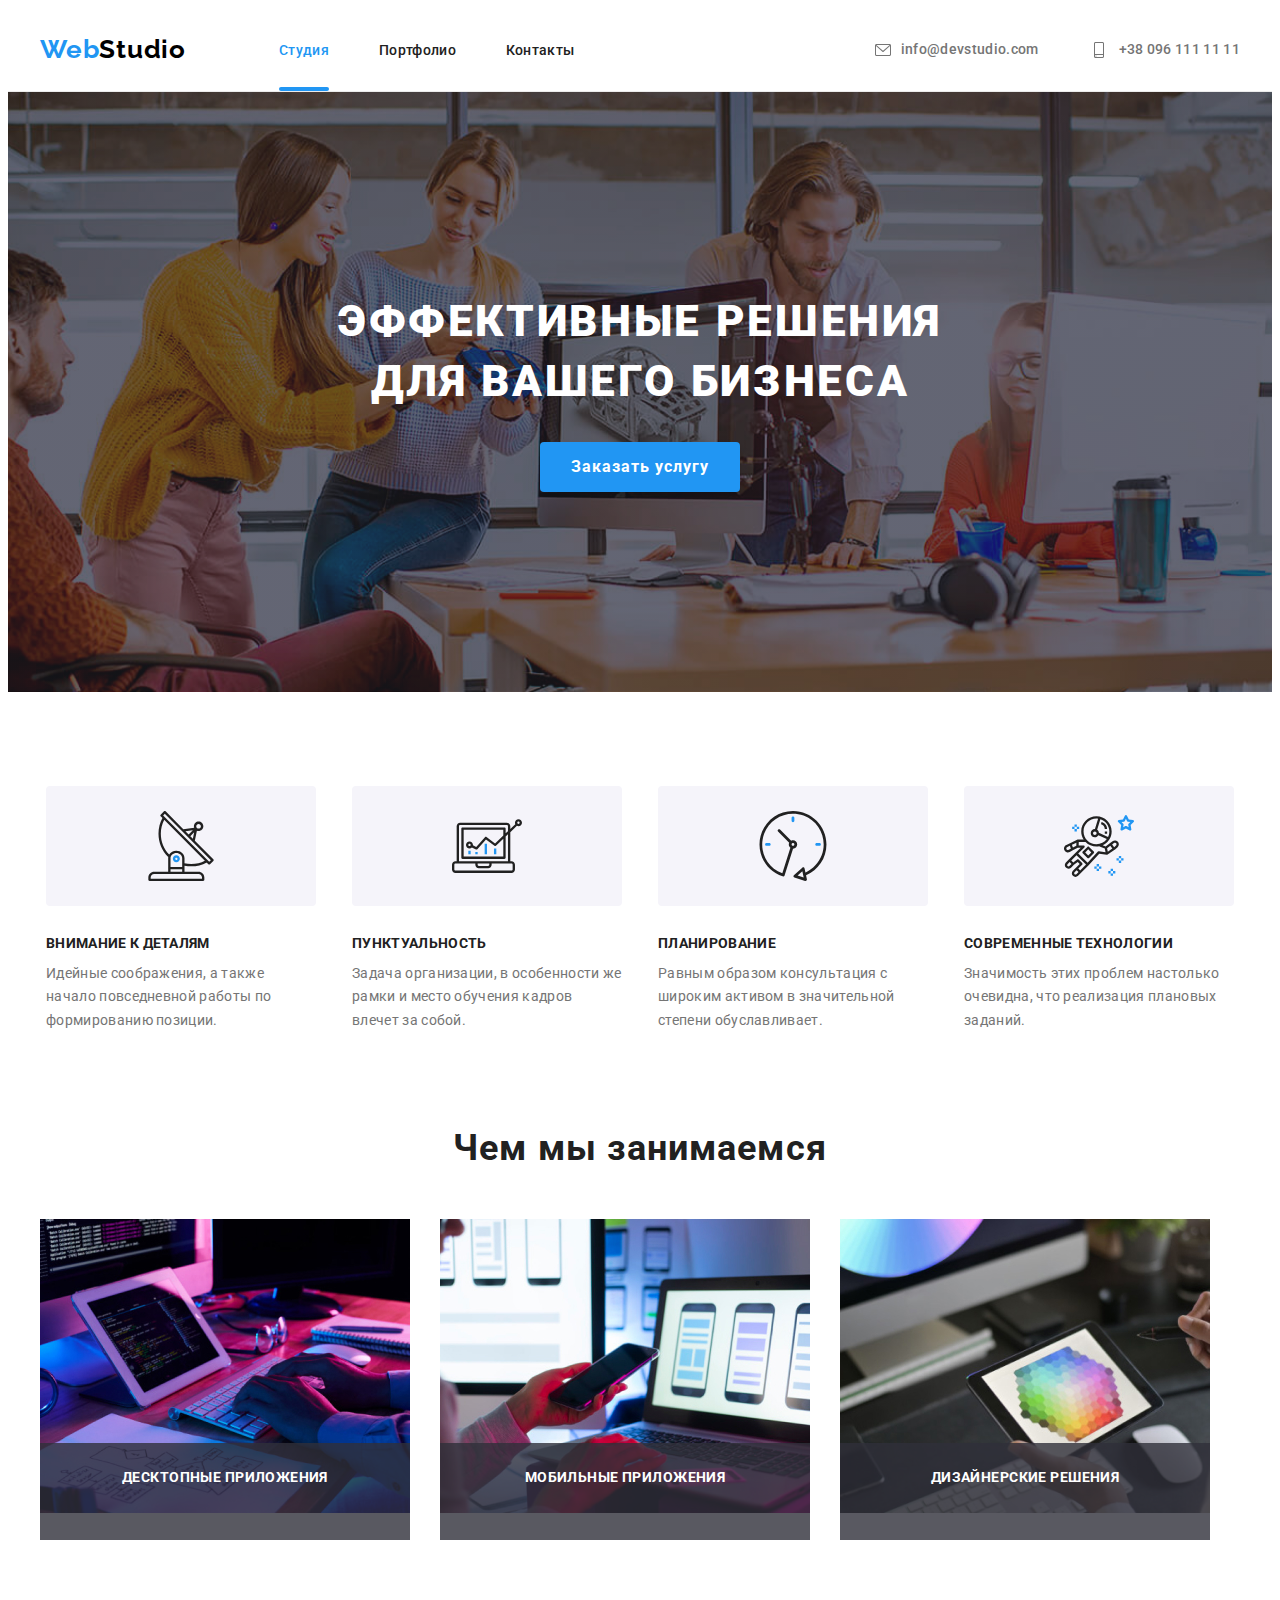
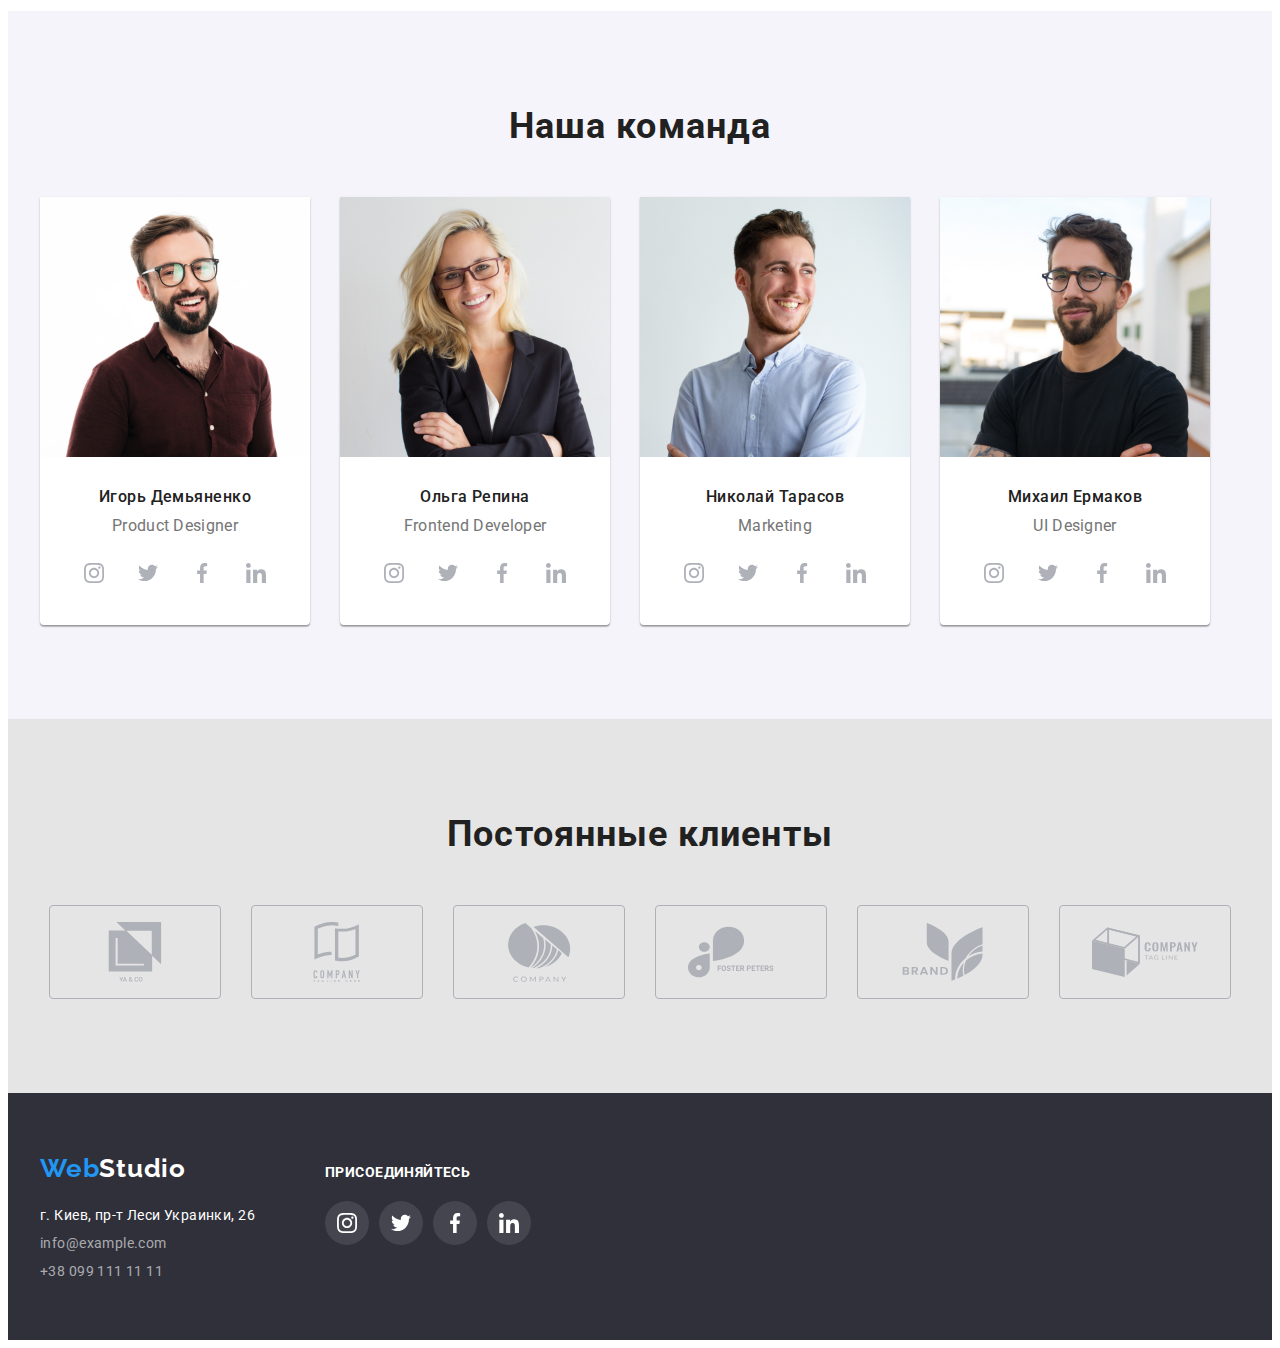
<file: index.html>
<!DOCTYPE html>
<html lang="en">
  <head>
    <meta charset="UTF-8" />
    <meta http-equiv="X-UA-Compatible" content="IE=edge" />
    <meta name="viewport" content="width=device-width, initial-scale=1.0" />
    <link
      href="https://fonts.googleapis.com/css2?family=Raleway:wght@700&family=Roboto:wght@400;500;700;900&display=swap"
      rel="stylesheet"
    />
    <link
      rel="stylesheet"
      href="https://cdnjs.cloudflare.com/ajax/libs/modern-normalize/1.1.0/modern-normalize.min.css"
      integrity="sha512-wpPYUAdjBVSE4KJnH1VR1HeZfpl1ub8YT/NKx4PuQ5NmX2tKuGu6U/JRp5y+Y8XG2tV+wKQpNHVUX03MfMFn9Q=="
      crossorigin="anonymous"
      referrerpolicy="no-referrer"
    />
    <link rel="stylesheet" href="css/styles.css" />
    <title>WebStudio</title>
  </head>
  <body>
    <!--Голова сайта-->
    <header class="header">
      <div class="container navigation-header">
        <nav class="navigation">
          <a href="./index.html" class="logo logo-header">
            <span class="logo-webstudio">Web</span>Studio</a>
          <ul class="site-nave list">
            <li class="item">
              <a href="./index.html" class="link current">Студия</a>
            </li>
            <li class="item">
              <a href="./portfolio.html" class="link">Портфолио</a>
            </li>
            <li class="item">
              <a href="" class="link">Контакты</a>
            </li>
          </ul>
        </nav>
        <ul class="contact-header list">
          <li class="item-contact">
            <a href="mailto:info@devstudio.com" class="contact">
              <svg class="header-email-svg">
                <use href="./images/icoons.svg#icon--mail"></use>
              </svg>info@devstudio.com</a>
          </li>
          <li class="item-contact">
            <a href="tel:+380961111111" class="contact">
              <svg class="header-contact-svg">
                <use href="./images/icoons.svg#icon-tel"></use>
              </svg>  +38 096 111 11 11</a>
          </li>
        </ul>
      </div>
    </header>
    <!--Заказ услуги-->
    <main>
      <section class="hero">
        <div class="container">
          <h1 class="hero-title">
            ЭФФЕКТИВНЫЕ РЕШЕНИЯ <br />
            ДЛЯ ВАШЕГО БИЗНЕСА
          </h1>
            <button type="button" class="button-primary" data-modal-open>
              Заказать услугу
            </button>
        </div>
      </section>

      <!--Плюсы нашей компании-->
      <section class="section">
        <div class="container">
          <ul class="company list">
            <li class="item-company">
              <div class="company-image">
                <svg class="company-image-svg">
                  <use href="./images/icoons.svg#icon-antenna">
                  </use>
                </svg> 
              </div>
              <h3 class="title">Внимание к деталям</h3>
              <p class="text">
                Идейные соображения, а также начало повседневной работы по
                формированию позиции.
              </p>
            </li>
            <li class="item-company">
              <div class="company-image">
                <svg class="company-image-svg">
                  <use href="./images/icoons.svg#icon-diagram">
                  </use>
                </svg>
              </div>
              <h3 class="title">Пунктуальность</h3>
              <p class="text">
                Задача организации, в особенности же рамки и место обучения
                кадров влечет за собой.
              </p>
            </li>
            <li class="item-company">
              <div class="company-image">
                <svg class="company-image-svg">
                  <use href="./images/icoons.svg#icon-clock">
                  </use>
                </svg>
              </div>
              <h3 class="title">Планирование</h3>
              <p class="text">
                Равным образом консультация с широким активом в значительной
                степени обуславливает.
              </p>
            </li>
            <li class="item-company">
              <div class="company-image">
                <svg class="company-image-svg">
                  <use href="./images/icoons.svg#icon-astronaut">
                  </use>
                </svg>
              </div>
              <h3 class="title">Современные технологии</h3>
              <p class="text">
                Значимость этих проблем настолько очевидна, что реализация
                плановых заданий.
              </p>
            </li>
          </ul>
        </div>
      </section>

      <!--Предоставление услуг-->

      <section class="section section-nave">
        <div class="container">
          <h2 class="section-title todo">Чем мы занимаемся</h2>
          <ul class="activity-nave list">
            <li class="item-service">
              <h3 class="todo-text">ДЕСКТОПНЫЕ ПРИЛОЖЕНИЯ</h3>
              <img src="images/box1.jpg" alt="box1" width="370" />
            </li>
            <li class="item-service">
              <h3 class="todo-text">МОБИЛЬНЫЕ ПРИЛОЖЕНИЯ</h3>
              <img src="images/box2.jpg" alt="box2" width="370" />
            </li>
            <li class="item-service">
              <h3 class="todo-text">ДИЗАЙНЕРСКИЕ РЕШЕНИЯ</h3>
              <img src="images/box3.jpg" alt="box3" width="370" />
            </li>
          </ul>
        </div>
      </section>

      <!--Команда-->
      <section class="font-section">
        <div class="container">
          <h2 class="section-title our-team">Наша команда</h2>
          <ul class="command-nave list">
            <li class="command-people">
              <img
                class="command-image"
                src="images/img.jpg"
                alt="photo"
                width="270"/>
              <div class="command">
                <h3 class="title title-name">Игорь Демьяненко</h3>
                <p class="position">Product Designer</p>
                <ul class="command-icoons-list list">
                  <li class="command-icoons-item">
                    <a href="" class="command-icoons-link link">
                      <svg class="command-icoons-svg">
                        <use href="./images/icoons.svg#icon-instagram"></use>
                      </svg>
                    </a>
                  </li>
                  <li class="command-icoons-item">
                    <a href="" class="command-icoons-link link">
                      <svg class="command-icoons-svg">
                        <use href="./images/icoons.svg#icon-twitter"></use>
                      </svg>
                    </a>
                  </li>
                  <li class="command-icoons-item">
                    <a href="" class="command-icoons-link link">
                      <svg class="command-icoons-svg">
                        <use href="./images/icoons.svg#icon-facebook"></use>
                      </svg>
                    </a>
                  </li>
                  <li class="command-icoons-item">
                    <a href="" class="command-icoons-link link">
                      <svg class="command-icoons-svg">
                        <use href="./images/icoons.svg#icon-linkedin"></use>
                      </svg>
                    </a>
                  </li>
                </ul>
              </div>
            </li>
            <li class="command-people">
              <img
                class="command-image"
                src="images/img(1).jpg"
                alt="photo1"
                width="270"
              />
              <div class="command">
                <h3 class="title title-name">Ольга Репина</h3>
                <p class="position">Frontend Developer</p>
                <ul class="command-icoons-list list">
                  <li class="command-icoons-item">
                    <a href="" class="command-icoons-link link">
                      <svg class="command-icoons-svg">
                        <use href="./images/icoons.svg#icon-instagram"></use>
                      </svg>
                    </a>
                  </li>
                  <li class="command-icoons-item">
                    <a href="" class="command-icoons-link link">
                      <svg class="command-icoons-svg">
                        <use href="./images/icoons.svg#icon-twitter"></use>
                      </svg>
                    </a>
                  </li>
                  <li class="command-icoons-item">
                    <a href="" class="command-icoons-link link">
                      <svg class="command-icoons-svg">
                        <use href="./images/icoons.svg#icon-facebook"></use>
                      </svg>
                    </a>
                  </li>
                  <li class="command-icoons-item">
                    <a href="" class="command-icoons-link link">
                      <svg class="command-icoons-svg">
                        <use href="./images/icoons.svg#icon-linkedin"></use>
                      </svg>
                    </a>
                  </li>
                </ul>
              </div>
            </li>
            <li class="command-people">
              <img
                class="command-image"
                src="images/img(2).jpg"
                alt="photo2"
                width="270"
              />
              <div class="command">
                <h3 class="title title-name">Николай Тарасов</h3>
                <p class="position">Marketing</p>
                <ul class="command-icoons-list list">
                  <li class="command-icoons-item">
                    <a href="" class="command-icoons-link link">
                      <svg class="command-icoons-svg">
                        <use href="./images/icoons.svg#icon-instagram"></use>
                      </svg>
                    </a>
                  </li>
                  <li class="command-icoons-item">
                    <a href="" class="command-icoons-link link">
                      <svg class="command-icoons-svg">
                        <use href="./images/icoons.svg#icon-twitter"></use>
                      </svg>
                    </a>
                  </li>
                  <li class="command-icoons-item">
                    <a href="" class="command-icoons-link link">
                      <svg class="command-icoons-svg">
                        <use href="./images/icoons.svg#icon-facebook"></use>
                      </svg>
                    </a>
                  </li>
                  <li class="command-icoons-item">
                    <a href="" class="command-icoons-link link">
                      <svg class="command-icoons-svg">
                        <use href="./images/icoons.svg#icon-linkedin"></use>
                      </svg>
                    </a>
                  </li>
                </ul>
              </div>
            </li>
            <li class="command-people">
              <img
                class="command-image"
                src="images/img(3).jpg"
                alt="photo3"
                width="270"
              />
              <div class="command">
                <h3 class="title title-name">Михаил Ермаков</h3>
                <p class="position">UI Designer</p>
                <ul class="command-icoons-list list">
                  <li class="command-icoons-item">
                    <a href="" class="command-icoons-link link">
                      <svg class="command-icoons-svg">
                        <use href="./images/icoons.svg#icon-instagram"></use>
                      </svg>
                    </a>
                  </li>
                  <li class="command-icoons-item">
                    <a href="" class="command-icoons-link link">
                      <svg class="command-icoons-svg">
                        <use href="./images/icoons.svg#icon-twitter"></use>
                      </svg>
                    </a>
                  </li>
                  <li class="command-icoons-item">
                    <a href="" class="command-icoons-link link">
                      <svg class="command-icoons-svg">
                        <use href="./images/icoons.svg#icon-facebook"></use>
                      </svg>
                    </a>
                  </li>
                  <li class="command-icoons-item">
                    <a href="" class="command-icoons-link link">
                      <svg class="command-icoons-svg">
                        <use href="./images/icoons.svg#icon-linkedin"></use>
                      </svg>
                    </a>
                  </li>
                </ul>
              </div>
            </li>
          </ul>
        </div>
      </section>
      <!-- ---------------Наши клиенты-------------------- -->
      <section class="client">
        <div class="container">
          <h2 class="section-title client-title">Постоянные клиенты</h2>
            <ul class="client-list list">
              <li class="client-item">
                <a href="" class="client-link link">
                  <svg class="client-icoon" >
                    <use href="./images/icoons.svg#icon-ya-co"></use>
                  </svg>
                </a>
              </li>
              <li class="client-item">
                <a href="" class="client-link">
                  <svg class="client-icoon">
                    <use href="./images/icoons.svg#icon-company-taline-here">
                    </use>
                  </svg>
                </a>
              </li>
              <li class="client-item">
                <a href="" class="client-link">
                  <svg class="client-icoon">
                    <use href="./images/icoons.svg#icon-company">
                  </use>
                </svg>
                </a>
              </li>
              <li class="client-item">
                <a href="" class="client-link">
                  <svg  class="client-icoon">
                    <use href="./images/icoons.svg#icon-foster-peters">
                    </use>
                  </svg>
                </a>
              </li>
              <li class="client-item">
                <a href="" class="client-link">
                  <svg  class="client-icoon">
                    <use href="./images/icoons.svg#icon-brand">
                    </use>
                  </svg>
                </a>
              </li>
              <li class="client-item">
                <a href="" class="client-link">
                  <svg  class="client-icoon">
                    <use href="./images/icoons.svg#icon-company-tag-line">
                    </use>
                  </svg>        
                </a>
              </li>
            </ul>
        </div>
      </section>
    </main>
    <!--Как с нами связаться-->
    <footer class="footer-bgr">  
      <div class="container footer-container" >
        <div class="footer-link">
        <a href="index.html" class="logo logo-footer">
          <span class="logo-webstudio">Web</span><span class="logo-webstudiotwo">Studio</span></a>
        <address class="location-nave">
          <ul class="contact-footer list">
            <li class="location">
              <a href="https://goo.gl/maps/7xyx75h3Avp7zGrV7" class="nave">
                г. Киев, пр-т Леси Украинки, 26</a
              >
            </li>
            <li class="location">
              <a href="mailto:info@example.com" class="contact"
                >info@example.com</a
              >
            </li>
            <li class="location">
              <a href="tel:+380991111111" class="contact">+38 099 111 11 11</a>
            </li>
          </ul>
        </address>
      </div>
      <div class="footer-right">
        <h3 class="footer-text" >ПРИСОЕДИНЯЙТЕСЬ</h3>
        <ul class="footer-right-list list">
          <li class="footer-right-item">
            <a href="" class="footer-right-link link">
              <svg class="footer-right-icoons" >
                <use href="./images/icoons.svg#icon-instagram"></use>
              </svg>
            </a>
          </li>
          <li class="footer-right-item">
            <a href="" class="footer-right-link link">
              <svg class="footer-right-icoons" >
                <use href="./images/icoons.svg#icon-twitter"></use>
              </svg>
            </a>
          </li>
          <li class="footer-right-item">
            <a href="" class="footer-right-link link">
              <svg class="footer-right-icoons" >
                <use href="./images/icoons.svg#icon-facebook"></use>
              </svg>
            </a>
          </li>
          <li class="footer-right-item">
            <a href="" class="footer-right-link link">
              <svg class="footer-right-icoons">
                <use href="./images/icoons.svg#icon-linkedin"></use>
              </svg>
            </a>
          </li>
        </ul>
      </div>
    </div>
    </footer>
    <div class="backdrop is-hidden" data-modal>
      <div class="backdrop-modalka">
        <button type="button" class="backdrop-button" data-modal-close>
          <svg class="backdrop-icoon">
            <use href="./images/icoons.svg#icon-close-black">
            </use>
          </svg>
        </button>
      </div>
    </div>
    <script src="./js/modal.js"></script>
  </body>
</html>
</file>
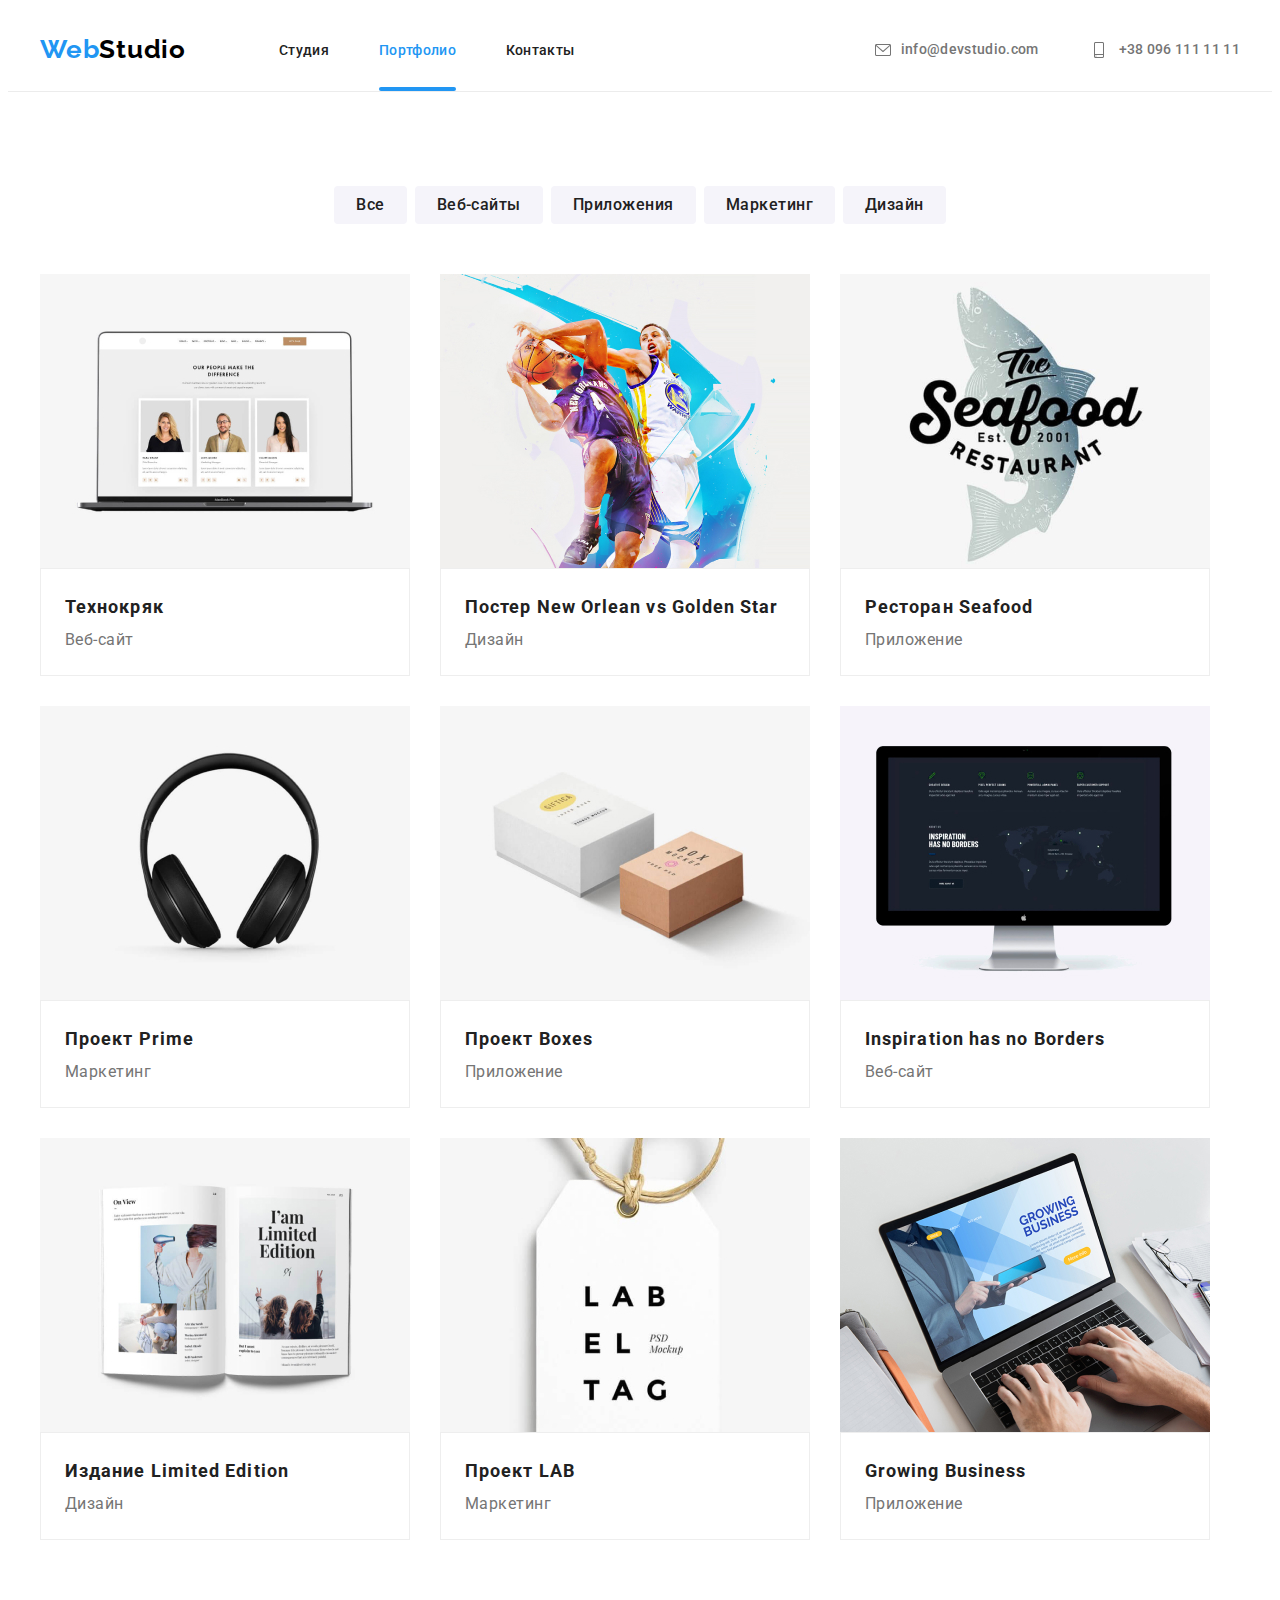
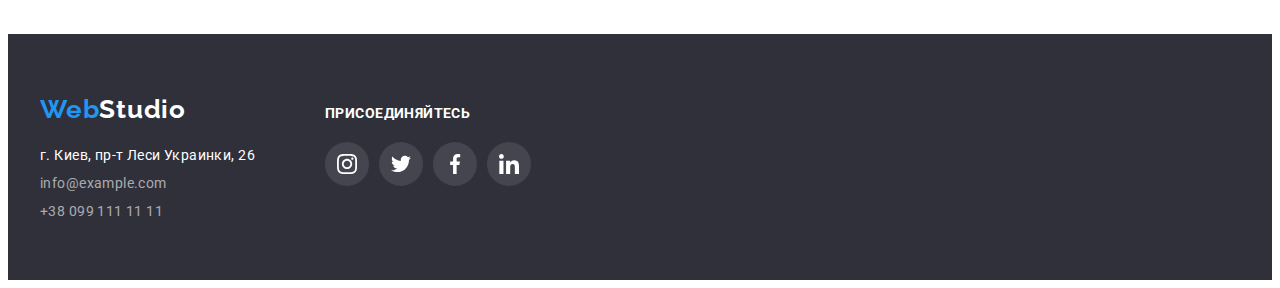
<file: portfolio.html>
<!DOCTYPE html>
<html lang="en">
  <head>
    <meta charset="UTF-8" />
    <meta http-equiv="X-UA-Compatible" content="IE=edge" />
    <meta name="viewport" content="width=device-width, initial-scale=1.0" />
    <link
      href="https://fonts.googleapis.com/css2?family=Raleway:wght@700&family=Roboto:wght@400;500;700;900&display=swap"
      rel="stylesheet"
    />
    <link
      rel="stylesheet"
      href="https://cdnjs.cloudflare.com/ajax/libs/modern-normalize/1.1.0/modern-normalize.min.css"
      integrity="sha512-wpPYUAdjBVSE4KJnH1VR1HeZfpl1ub8YT/NKx4PuQ5NmX2tKuGu6U/JRp5y+Y8XG2tV+wKQpNHVUX03MfMFn9Q=="
      crossorigin="anonymous"
      referrerpolicy="no-referrer"
    />
    <link rel="stylesheet" href="css/styles.css" />
    <title>WebStudio</title>
  </head>
  <body>
    <!--Голова сайта-->
    <header class="header">
      <div class="container navigation-header">
        <nav class="navigation">
          <a href="./index.html" class="logo logo-header">
            <span class="logo-webstudio">Web</span>Studio</a>
          <ul class="site-nave list">
            <li class="item">
              <a href="./index.html" class="link">Студия</a>
            </li>
            <li class="item">
              <a href="./portfolio.html" class="link current">Портфолио</a>
            </li>
            <li class="item">
              <a href="" class="link">Контакты</a>
            </li>
          </ul>
        </nav>
        <ul class="contact-header list">
          <li class="item-contact">
            <a href="mailto:info@devstudio.com" class="contact">
              <svg class="header-email-svg">
                <use href="./images/icoons.svg#icon--mail"></use>
              </svg>info@devstudio.com</a>
          </li>
          <li class="item-contact">
            <a href="tel:+380961111111" class="contact">
              <svg class="header-contact-svg">
                <use href="./images/icoons.svg#icon-tel"></use>
              </svg>  +38 096 111 11 11</a>
          </li>
        </ul>
      </div>
    </header>
    <!-- Все Портфолио -->
    <main>
      <section>
        <!--Фильтр-->
        <div class="container">
          <ul class="shade-button list">
            <li class="button-settings">
              <button type="button" class="nav-button">Все</button>
            </li>
            <li class="button-settings">
              <button type="button" class="nav-button">Веб-сайты</button>
            </li>
            <li class="button-settings">
              <button type="button" class="nav-button">Приложения</button>
            </li>
            <li class="button-settings">
              <button type="button" class="nav-button">Маркетинг</button>
            </li>
            <li class="button-settings">
              <button type="button" class="nav-button">Дизайн</button>
            </li>
          </ul>
        </div>
        <!-- Наши работы и проекты -->
        <div class="container">
          <ul class="nav-jobs list">
            <li class="box-job">
              <div class="command-block-job">
                <img
                  class="command-image"
                  src="images/texnokryak.jpg"
                  alt="texnokryak"
                  width="370"
                />
                <p class="command-text-animation">
                  Технокряк это современная площадка распространения
                  коронавируса. Компании используют эту платформу для цифрового
                  шпионажа и атак на защищённые сервера конкурентов.
                </p>
              </div>
              <div class="our-work">
                <h2 class="jobs-name">Технокряк</h2>
                <p class="job">Веб-сайт</p>
              </div>
            </li>
            <li class="box-job">
              <div class="command-block-job">
                <img
                  class="command-image"
                  src="images/poster-new-orlean-vs-golden-star.jpg"
                  alt="poster-new-orlean-vs-golden-star"
                  width="370"
                />
                <p class="command-text-animation">
                  Технокряк это современная площадка распространения
                  коронавируса. Компании используют эту платформу для цифрового
                  шпионажа и атак на защищённые сервера конкурентов.
                </p>
              </div>
              <div class="our-work">
                <h2 class="jobs-name">Постер New Orlean vs Golden Star</h2>
                <p class="job">Дизайн</p>
              </div>
            </li>
            <li class="box-job">
              <div class="command-block-job">
                <img
                  class="command-image"
                  src="images/seafood.jpg"
                  alt="seafood"
                  width="370"
                />
                <p class="command-text-animation">
                  Технокряк это современная площадка распространения
                  коронавируса. Компании используют эту платформу для цифрового
                  шпионажа и атак на защищённые сервера конкурентов.
                </p>
              </div>
              <div class="our-work">
                <h2 class="jobs-name">Ресторан Seafood</h2>
                <p class="job">Приложение</p>
              </div>
            </li>
            <li class="box-job">
              <div class="command-block-job">
              <img
                class="command-image"
                src="images/prime.jpg"
                alt="prime"
                width="370"
              />
              <p class="command-text-animation">
                Технокряк это современная площадка распространения коронавируса.
                Компании используют эту платформу для цифрового шпионажа и атак
                на защищённые сервера конкурентов.
              </p>
              </div>
              <div class="our-work">
                <h2 class="jobs-name">Проект Prime</h2>
                <p class="job">Маркетинг</p>
              </div>
            </li>
            <li class="box-job">
              <div class="command-block-job">
              <img
                class="command-image"
                src="images/boxes.jpg"
                alt="boxes"
                width="370"
              />
              <p class="command-text-animation">
                Технокряк это современная площадка распространения коронавируса.
                Компании используют эту платформу для цифрового шпионажа и атак
                на защищённые сервера конкурентов.
              </p>
              </div>
              <div class="our-work">
                <h2 class="jobs-name">Проект Boxes</h2>
                <p class="job">Приложение</p>
              </div>
            </li>
            <li class="box-job">
              <div class="command-block-job">
                <img
                class="command-image"
                src="images/inspiration-has-no-borders.jpg"
                alt="inspiration-has-no-borders"
                width="370"
              />
              <p class="command-text-animation">
                Технокряк это современная площадка распространения коронавируса.
                Компании используют эту платформу для цифрового шпионажа и атак
                на защищённые сервера конкурентов.
              </p>
              </div>
              <div class="our-work">
                <h2 class="jobs-name">Inspiration has no Borders</h2>
                <p class="job">Веб-сайт</p>
              </div>
            </li>
            <li class="box-job">
              <div class="command-block-job">
                <img
                class="command-image"
                src="images/limited-edition.jpg"
                alt="limited-edition"
                width="370"
              />
              <p class="command-text-animation">
                Технокряк это современная площадка распространения коронавируса.
                Компании используют эту платформу для цифрового шпионажа и атак
                на защищённые сервера конкурентов.
              </p>
              </div>
              <div class="our-work">
                <h2 class="jobs-name">Издание Limited Edition</h2>
                <p class="job">Дизайн</p>
              </div>
            </li>
            <li class="box-job">
              <div class="command-block-job">
              <img
                class="command-image"
                src="images/lab.jpg"
                alt="lab"
                width="370"
              />
              <p class="command-text-animation">
                Технокряк это современная площадка распространения коронавируса.
                Компании используют эту платформу для цифрового шпионажа и атак
                на защищённые сервера конкурентов.
              </p>
              </div>
              <div class="our-work">
                <h2 class="jobs-name">Проект LAB</h2>
                <p class="job">Маркетинг</p>
              </div>
            </li>
            <li class="box-job">
              <div class="command-block-job">
              <img
                class="command-image"
                src="images/growing-business.jpg"
                alt="growing-business"
                width="370"
              />
              <p class="command-text-animation">
                Технокряк это современная площадка распространения коронавируса.
                Компании используют эту платформу для цифрового шпионажа и атак
                на защищённые сервера конкурентов.
              </p>
              </div>
              <div class="our-work">
                <h2 class="jobs-name">Growing Business</h2>
                <p class="job">Приложение</p>
              </div>
            </li>
          </ul>
        </div>
      </section>
    </main>

    <!--Как с нами связаться-->
    <footer class="footer-bgr">  
      <div class="container footer-container" >
        <div class="footer-link">
        <a href="index.html" class="logo logo-footer">
          <span class="logo-webstudio">Web</span><span class="logo-webstudiotwo">Studio</span></a>
        <address class="location-nave">
          <ul class="contact-footer list">
            <li class="location">
              <a href="https://goo.gl/maps/7xyx75h3Avp7zGrV7" class="nave">
                г. Киев, пр-т Леси Украинки, 26</a
              >
            </li>
            <li class="location">
              <a href="mailto:info@example.com" class="contact"
                >info@example.com</a
              >
            </li>
            <li class="location">
              <a href="tel:+380991111111" class="contact">+38 099 111 11 11</a>
            </li>
          </ul>
        </address>
      </div>
      <div class="footer-right">
        <h3 class="footer-text" >ПРИСОЕДИНЯЙТЕСЬ</h3>
        <ul class="footer-right-list list">
          <li class="footer-right-item">
            <a href="" class="footer-right-link link">
              <svg class="footer-right-icoons" >
                <use href="./images/icoons.svg#icon-instagram"></use>
              </svg>
            </a>
          </li>
          <li class="footer-right-item">
            <a href="" class="footer-right-link link">
              <svg class="footer-right-icoons" >
                <use href="./images/icoons.svg#icon-twitter"></use>
              </svg>
            </a>
          </li>
          <li class="footer-right-item">
            <a href="" class="footer-right-link link">
              <svg class="footer-right-icoons" >
                <use href="./images/icoons.svg#icon-facebook"></use>
              </svg>
            </a>
          </li>
          <li class="footer-right-item">
            <a href="" class="footer-right-link link">
              <svg class="footer-right-icoons">
                <use href="./images/icoons.svg#icon-linkedin"></use>
              </svg>
            </a>
          </li>
        </ul>
      </div>
    </div>
    </footer>
  </body>
</html>
</file>
<file: css/styles.css>
:root {
  --primary-text-color: #757575;
  --title-text-color: #212121;
  --accent-color: #2196f3;
  --white-color: #ffffff;
  --light-color: #f5f4fa;
}
p,
h1,
h2,
h3 {
  margin: 0;
}
ul {
  margin: 0;
  padding: 0;
}
.list {
  list-style: none;
}
.container {
  width: 1200px;
  margin: 0 auto;
  padding-right: 15px;
  padding-left: 15px;
}
body {
  background-color: var(--white-color);
  color: var(--primary-text-color);
  font-family: Roboto, sans-serif;
  letter-spacing: 0.02em;
}
/*----------------Страница STUDIO--------------*/
/* ---------------------HEADER ---------------------*/
.header {
  background-color: var(--white-color);
  border-bottom: 1px solid #ececec;
}
.navigation-header {
  display: flex;
  justify-content: space-between;
  align-items: center;
}

.navigation {
  display: flex;
  align-items: center;
}

.site-nave {
  display: flex;
}
.header .item:not(:last-child) {
  margin-right: 50px;
}
.logo {
  color: #000000;
  font-family: Raleway, sans-serif;
  font-weight: 700;
  font-size: 26px;
  line-height: 1.2;
  letter-spacing: 0.03em;
  text-decoration: none;
}
.logo-header {
  margin-right: 93px;
}
.logo-webstudio {
  color: var(--accent-color);
  font-weight: 700;
  font-size: 26px;
  line-height: 1.2;
}
.logo-webstudiotwo {
  color: var(--white-color);
  font-family: Raleway, sans-serif;
  font-weight: 700;
  font-size: 26px;
  line-height: 1.2;
}
.logo :hover {
  color: #000000;
}
.item {
  position: relative;
  padding-top: 32px;
  padding-bottom: 32px;
}
.link {
  color: var(--title-text-color);
  font-weight: 500;
  font-size: 14px;
  line-height: 1.14;
  text-decoration: none;
  transition: color 250ms cubic-bezier(0.4, 0, 0.2, 1);
}
.link:hover,
.link:focus {
  color: var(--accent-color);
}
.link.current {
  color: var(--accent-color);
}
.item .current::after {
  display: block;
  content: "";
  position: absolute;
  bottom: 0;
  width: 100%;
  height: 4px;
  border-radius: 2px;
  background-color: var(--accent-color);
}
/*-----------------contact-header--------*/

.contact-header {
  display: flex;
}
.item-contact {
  display: flex;
  align-items: center;
  justify-content: center;
}
.item-contact:not(:last-child) {
  margin-right: 50px;
}

.contact-header .contact {
  color: var(--primary-text-color);
  font-weight: 500;
  font-size: 14px;
  line-height: 1.14;
  text-decoration: none;
  display: flex;
  align-items: center;
  justify-content: center;
  transition: color 250ms cubic-bezier(0.4, 0, 0.2, 1);
}
.contact:hover,
.contact:focus {
  color: var(--accent-color);
}
.contact:hover .header-email-svg,
.contact:focus .header-email-svg {
  fill: var(--accent-color);
}
.contact:hover .header-contact-svg,
.contact:focus .header-contact-svg {
  fill: var(--accent-color);
}
.header-contact-svg {
  width: 20px;
  height: 16px;
  fill: var(--primary-text-color);
  margin-right: 10px;
}
.header-contact-svg:hover,
.header-contact-svg:focus {
  fill: var(--accent-color);
}
.header-email-svg {
  width: 16px;
  height: 20px;
  fill: var(--primary-text-color);
  margin-right: 10px;
}
.header-email-svg:hover,
.header-email-svg:focus {
  fill: var(--accent-color);
}

/*------------hero--------------*/

.hero {
  margin-left: auto;
  margin-right: auto;
  text-align: center;
  padding-top: 200px;
  padding-bottom: 200px;
  background-image: linear-gradient(
      rgba(47, 48, 58, 0.4),
      rgba(47, 48, 58, 0.4)
    ),
    url(../images/hero-image.png);
  background-repeat: no-repeat;
  background-position: center;
  background-size: cover;
  max-width: 1600px;
}
.hero-title {
  color: var(--white-color);
  font-weight: 900;
  font-size: 44px;
  line-height: 1.36;
  letter-spacing: 0.06em;
  margin-bottom: 30px;
}
/*-------------button-----------*/
.button-primary {
  color: var(--white-color);
  background-color: var(--accent-color);
  font-family: inherit;
  font-weight: 700;
  font-size: 16px;
  line-height: 1.87;
  letter-spacing: 0.06em;
  cursor: pointer;
  border-radius: 4px;
  border: 0px;
  margin: 0 auto;
  display: block;
  width: 200px;
  height: 50px;
  box-shadow: 0px 4px 4px rgba(0, 0, 0, 0.15);
}
.button-primary:focus,
.button-primary:hover {
  background-color: #188ce8;
}
/*------ДЛЯ ВСЕХ СЕКЦИЙ--------*/
.section {
  padding-top: 94px;
  padding-bottom: 94px;
}
/*--------------section company-----------*/
.company-image-list {
  display: flex;
  justify-content: center;
}
.company-image {
  width: 270px;
  height: 120px;
  background-color: var(--light-color);
  border-radius: 4px;
  display: flex;
  align-items: center;
  justify-content: center;
  margin-bottom: 30px;
}
.company-image-item:not(:last-child) {
  margin-right: 30px;
}
.company-image-svg {
  width: 70px;
  height: 70px;
}
.company {
  display: flex;
  flex-wrap: wrap;
  justify-content: center;
}
.item-company {
  width: 270px;
  margin: 0 auto;
}
.item-company:not(:last-child) {
  margin-right: 30px;
}
.company .title {
  color: var(--title-text-color);
  font-weight: 700;
  font-size: 14px;
  line-height: 1.14;
  text-transform: uppercase;
}
.company .text {
  font-weight: 400;
  font-size: 14px;
  line-height: 1.7;
  margin-top: 10px;
}
/* ----------section service-------- */
.activity-nave {
  display: flex;
  flex-wrap: wrap;
}
.item-service {
  position: relative;
  width: 370px;
}
.item-service:not(:last-child) {
  margin-right: 30px;
}
.section-title {
  color: var(--title-text-color);
  font-weight: 700;
  font-size: 36px;
  line-height: 1.17;
  text-align: center;
  letter-spacing: 0.03em;
}
.section-nave {
  padding-top: 0px;
}
.todo {
  margin-bottom: 50px;
}
.todo-text {
  position: absolute;
  top: 224px;
  width: 370px;
  min-height: 70px;
  font-weight: 700;
  font-size: 14px;
  line-height: 1.14;
  letter-spacing: 0.03em;
  text-align: center;
  text-transform: uppercase;
  color: var(--white-color);
  background-color: rgba(47, 48, 58, 0.8);
  padding-top: 27px;
}
/*----------command------------*/
.font-section {
  background-color: var(--light-color);
  padding-top: 94px;
  padding-bottom: 94px;
}
.command {
  padding-top: 30px;
  padding-bottom: 30px;
}
.title-name {
  margin-bottom: 10px;
}
.our-team {
  margin-bottom: 50px;
}
.command-nave {
  display: flex;
  flex-wrap: wrap;
}
.command-people {
  margin-right: 30px;
  background-color: var(--white-color);
  box-shadow: 0px 1px 3px rgba(0, 0, 0, 0.12), 0px 1px 1px rgba(0, 0, 0, 0.14),
    0px 2px 1px rgba(0, 0, 0, 0.2);
  border-radius: 0px 0px 4px 4px;
}
.command-people:nth-child(4n) {
  margin-right: 0px;
}
.command-nave .title {
  color: var(--title-text-color);
  font-weight: 500;
  font-size: 16px;
  line-height: 1.19;
  letter-spacing: 0.03em;
  text-align: center;
}
.command-nave .position {
  font-weight: 400;
  font-size: 16px;
  line-height: 1.19;
  text-align: center;
  margin-bottom: 16px;
}
.command-icoons-list {
  display: flex;
  justify-content: center;
}
.command-icoons-item {
  width: 44px;
  height: 44px;
}
.command-icoons-item:not(:last-child) {
  margin-right: 10px;
}
.command-icoons-link {
  width: 100%;
  height: 100%;
  border-radius: 50%;
  display: flex;
  align-items: center;
  justify-content: center;
  transition: background-color 250ms  cubic-bezier(0.4, 0, 0.2, 1);
}
.command-icoons-link:hover,
.command-icoons-link:focus {
  background-color: var(--accent-color);
}
.command-icoons-link:hover .command-icoons-svg,
.command-icoons-link:focus .command-icoons-svg {
  fill: var(--white-color);
}
.command-icoons-svg {
  width: 20px;
  height: 20px;
  fill: #afb1b8;
}
/* -------------------client-------------------- */
.client {
  background-color: #E5E5E5;
  padding-top: 94px;
  padding-bottom: 94px;
}
.client-title {
  font-family: Roboto;
  font-style: normal;
  font-weight: 700;
  font-size: 36px;
  line-height: 1.17;
  text-align: center;
  letter-spacing: 0.03em;
  margin-bottom: 50px;
}

.client-list {
  display: flex;
  justify-content: center;
}
.client-item:not(:last-child) {
  margin-right: 30px;
}
.client-link {
  display: flex;
  align-items: center;
  justify-content: center;
  border: 1px solid #afb1b8;
  border-radius: 4px;
  width: 170px;
  height: 92px;
  transition: border-color 250ms  cubic-bezier(0.4, 0, 0.2, 1);
}
.client-link:hover,
.client-link:focus {
  border-color: var(--accent-color);
}
.client-link:hover .client-icoon,
.client-link:focus .client-icoon {
  fill: var(--accent-color);
}
.client-icoon {
  width: 106px;
  height: 60px;
  fill: #afb1b8;
  transition: fill 250ms cubic-bezier(0.4, 0, 0.2, 1)
}
/*-----------footer------------*/
.footer-bgr {
  background-color: #2f303a;
  padding-top: 60px;
  padding-bottom: 60px;
}
.footer-container {
  display: flex;
  align-items: baseline;
}
.location-nave {
  margin-top: 20px;
}
.location:not(:last-child) {
  margin-bottom: 9px;
}
.contact-footer .nave {
  color: var(--white-color);
  font-style: normal;
  font-weight: 400;
  font-size: 14px;
  line-height: 1.7px;
  letter-spacing: 0.03em;
  text-decoration: none;
}
.contact-footer .contact {
  color: rgba(255, 255, 255, 0.6);
  font-style: normal;
  font-weight: 400;
  font-size: 14px;
  line-height: 1.7px;
  letter-spacing: 0.03em;
  text-decoration: none;
}

.footer-text {
  font-family: Roboto;
  font-style: normal;
  font-weight: 700;
  font-size: 14px;
  line-height: 1.14;
  letter-spacing: 0.03em;
  text-transform: uppercase;
  color: #ffffff;
  margin-bottom: 20px;
}
.footer-right {
  margin-left: 70px;
}
.footer-right-list {
  display: flex;
}
.footer-right-item {
  width: 44px;
  height: 44px;
}
.footer-right-item:not(:last-child) {
  margin-right: 10px;
}
.footer-right-link {
  width: 100%;
  height: 100%;
  display: flex;
  align-items: center;
  justify-content: center;
  border-radius: 50%;
  background-color: rgba(255, 255, 255, 0.1);
  transition: background-color 250ms  cubic-bezier(0.4, 0, 0.2, 1);
}
.footer-right-icoons {
  width: 20px;
  height: 20px;
  fill: var(--white-color);
}
.footer-right-link:hover,
.footer-right-link:focus {
  background-color: var(--accent-color);
}

/* --------------------СТРАНИЦА PORTFOLIO------------------*/
/*-------Фильтр----------*/
.shade-button {
  display: flex;
  justify-content: center;
  margin-top: 94px;
  margin-bottom: 50px;
}
.button-settings:not(:last-child) {
  margin-right: 8px;
}
.nav-button {
  background-color: #f5f4fa;
  color: #212121;
  font-family: Roboto, sans-serif;
  font-weight: 500;
  font-size: 16px;
  line-height: 1.62;
  letter-spacing: 0.03em;
  cursor: pointer;
  border-radius: 4px;
  border: 0px;
  padding: 6px 22px;
}
.nav-button:focus,
.nav-button:hover {
  background: var(--accent-color);
  color: var(--white-color);
  box-shadow: 0px 4px 4px rgba(0, 0, 0, 0.25);
}
/*-----------Наши работы и проекты----------*/

.nav-jobs {
  display: flex;
  flex-wrap: wrap;
  margin-bottom: 94px;
}
.box-job {
  display: block;
  margin-right: 30px;
  margin-bottom: 30px;
  max-width: 370px;
}
.command-block-job {
  position: relative;
  overflow: hidden;
}
.box-job:hover {
  box-shadow: 0px 1px 1px rgba(0, 0, 0, 0.12), 0px 4px 4px rgba(0, 0, 0, 0.06),
    1px 4px 6px rgba(0, 0, 0, 0.16);
  cursor: pointer;
}
.box-job:nth-last-child(-n + 3) {
  margin-bottom: 0px;
}
.box-job:nth-last-child(3n + 1) {
  margin-right: 0px;
}
.box-job:hover .command-text-animation {
  transform:translate(0);
}
.command-image {
  display: block;
}
.command-text-animation {
  position: absolute;
  top: 0;
  left: 0;
  font-family: Roboto;
  font-weight: normal;
  font-size: 18px;
  line-height: 1.6;
  letter-spacing: 0.03em;
  color: var(--white-color);
  background-color: rgba(33, 150, 243, 0.9);
  padding: 63px 24px 63px 24px;
  height: 100%;
  transform: translateY(100%);
  transition: transform 250ms cubic-bezier(0.4, 0, 0.2, 1);
}
.our-work {
  padding: 20px 24px;
  border: 1px solid #eeeeee;
}
.jobs-name {
  color: var(--title-text-color);
  font-weight: 700;
  font-size: 18px;
  line-height: 2;
  letter-spacing: 0.06em;
}
.job {
  color: var(--primary-text-color);
  font-weight: 400;
  font-size: 16px;
  line-height: 1.87;
  letter-spacing: 0.03em;
}

/* -----------------MODALKA-------------- */
.backdrop {
  width: 100vw;
  height: 100vh;
  position: fixed;
  background-color: rgba(0, 0, 0, 0.2);
  top: 0; 
}
.backdrop-modalka {
  position: absolute;
  width: 528px;  
  min-height: 581px;
  background: var(--white-color);
  box-shadow: 0px 1px 3px rgba(124, 118, 118, 0.12), 
  0px 1px 1px rgba(0, 0, 0, 0.14), 
  0px 2px 1px rgba(0, 0, 0, 0.2);
  border-radius: 4px;
  top: 50%;
  left: 50%;
  transform: translate(-50%, -50%);
}
.backdrop-button {
  display: flex;
  align-items: center;
  justify-content: center;
  position: absolute;
  top: 8px;
  right: 8px;
  width: 30px;
  height: 30px;
  border: 1px solid rgba(0, 0, 0, 0.1);
  border-radius: 50%;
  background-color: var(--white-color);
}
.backdrop-icoon {
  max-width: 18px;
  max-height: 18px;
}

.is-hidden {
  visibility: hidden;
  opacity: 0;
  pointer-events: none;
}
</file>
